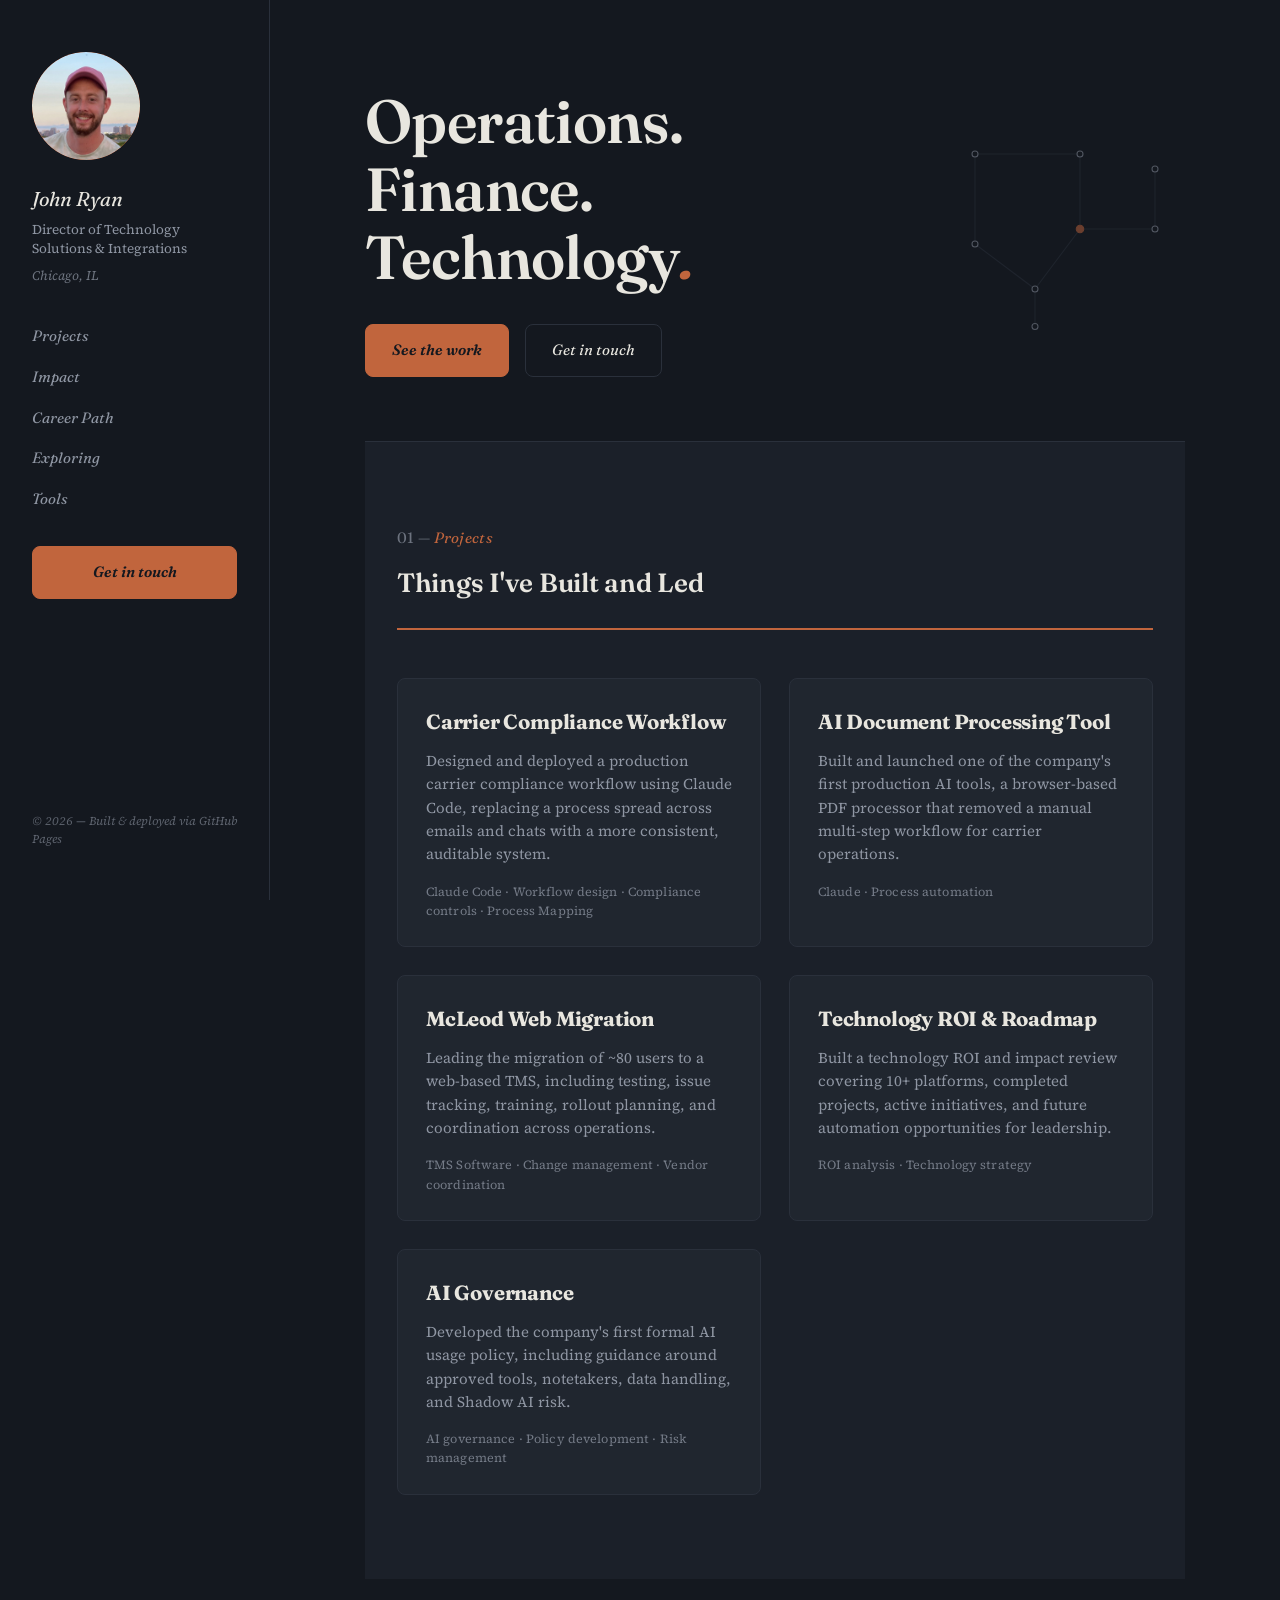
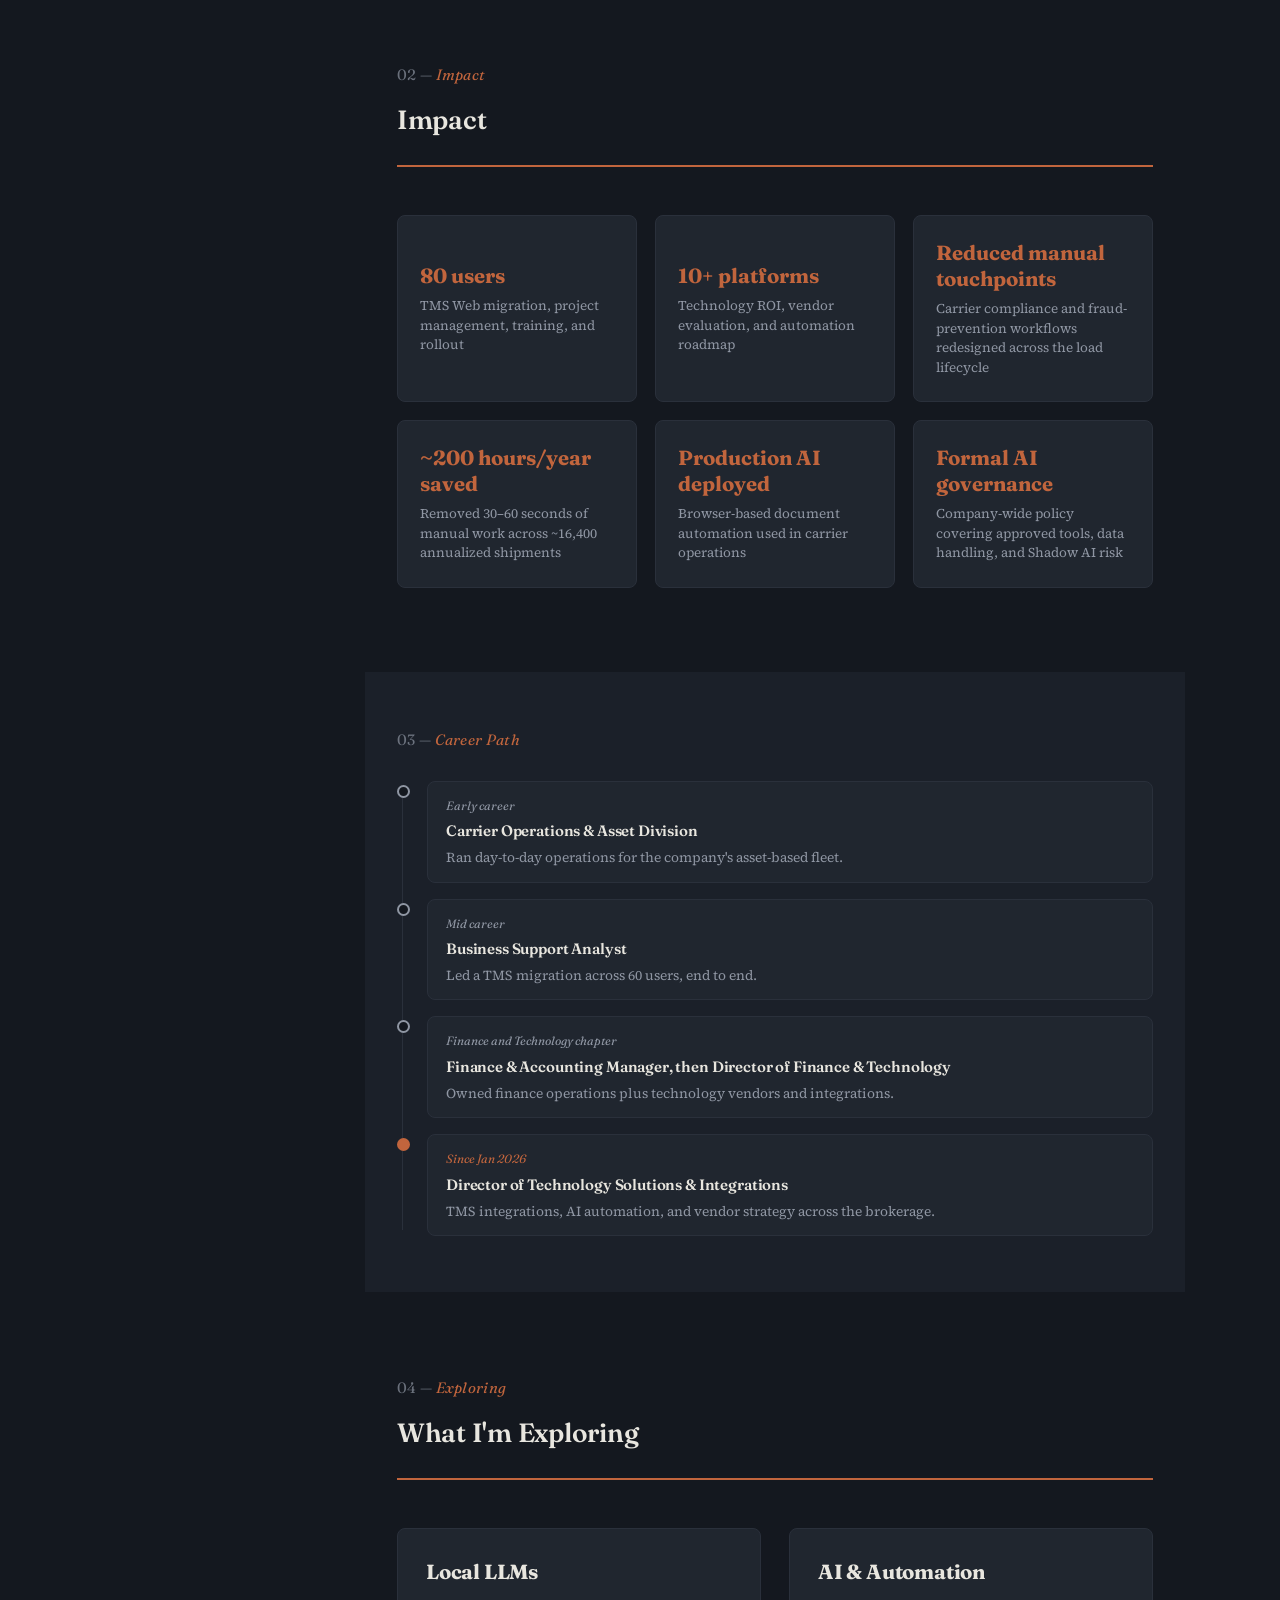
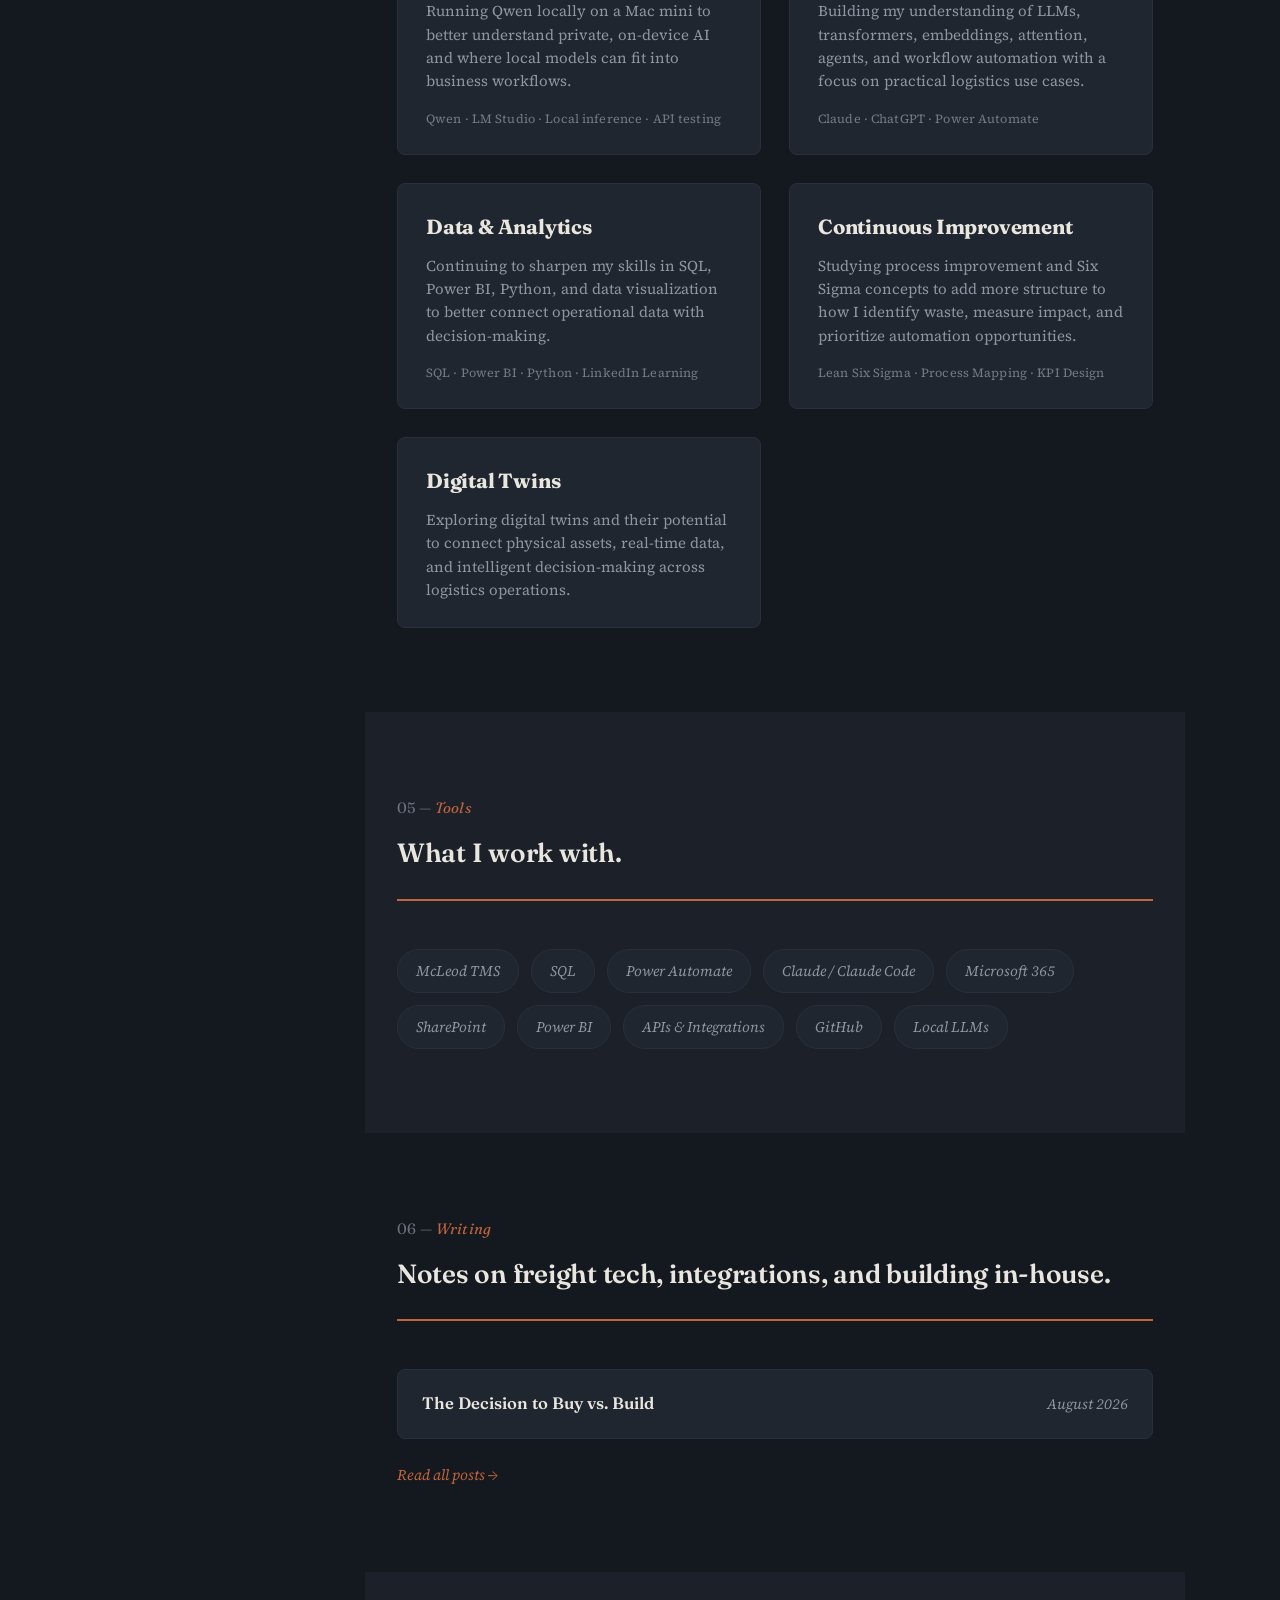
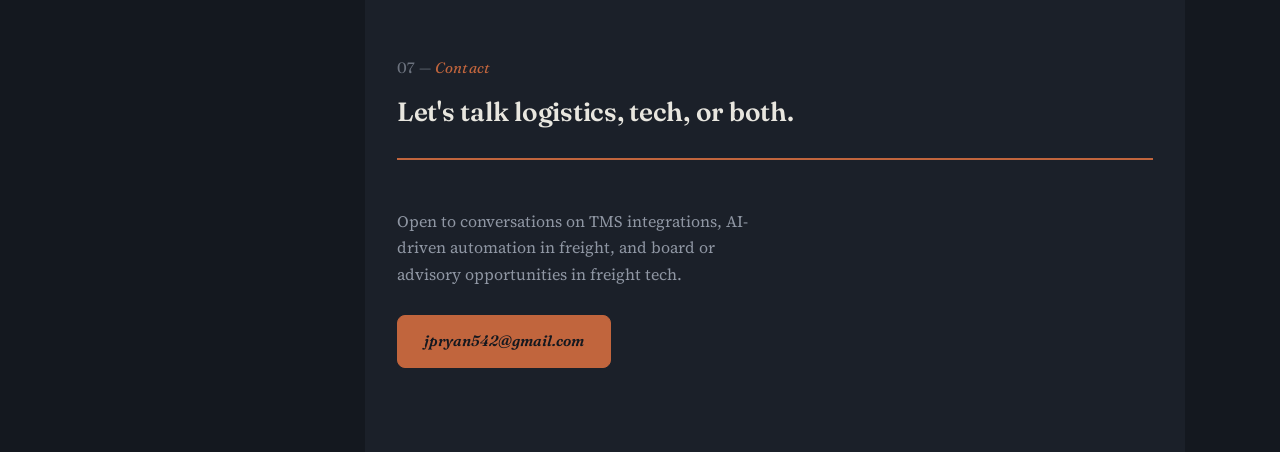
<file: index.html>
<!DOCTYPE html>
<html lang="en">
<head>
<meta charset="UTF-8">
<meta name="viewport" content="width=device-width, initial-scale=1.0">
<title>John — Technology &amp; Integrations</title>
<meta name="description" content="Operator-side builder working at the intersection of logistics, finance, and applied AI.">
<link rel="preconnect" href="https://fonts.googleapis.com">
<link rel="preconnect" href="https://fonts.gstatic.com" crossorigin>
<link href="https://fonts.googleapis.com/css2?family=Fraunces:ital,wght@0,500;0,600;0,700;1,500;1,600&family=Source+Serif+4:ital,wght@0,400;0,600;1,400&display=swap" rel="stylesheet">
<link rel="stylesheet" href="assets/style.css">
</head>
<body>

<aside class="sidebar">
  <div class="sidebar-inner">
    <div class="avatar"><img src="assets/headshot.jpg" alt="John Ryan"></div>
    <div class="side-name">John Ryan</div>
    <div class="side-role">Director of Technology Solutions &amp; Integrations</div>
    <div class="side-loc">Chicago, IL</div>

    <nav class="side-nav">
      <a href="#projects">Projects</a>
      <a href="#impact">Impact</a>
      <a href="#career">Career Path</a>
      <a href="#exploring">Exploring</a>
      <a href="#tools">Tools</a>
    </nav>

    <a class="btn primary side-cta" href="mailto:jpryan542@gmail.com">Get in touch</a>

    <div class="side-footer">© 2026 — Built &amp; deployed via GitHub Pages</div>
  </div>
</aside>

<main class="content">
  <section class="hero wrap">
    <div class="hero-inner">
      <div class="hero-text">
        <h1>Operations. Finance. Technology<span class="accent">.</span></h1>
        <div class="hero-actions">
          <a class="btn primary" href="#projects">See the work</a>
          <a class="btn ghost" href="#contact">Get in touch</a>
        </div>
      </div>
      <div class="hero-visual" aria-hidden="true">
        <svg viewBox="0 0 320 320" fill="none" xmlns="http://www.w3.org/2000/svg">
          <line x1="40" y1="60" x2="180" y2="60" class="hv-line"/>
          <line x1="180" y1="60" x2="180" y2="160" class="hv-line"/>
          <line x1="180" y1="160" x2="280" y2="160" class="hv-line"/>
          <line x1="180" y1="160" x2="120" y2="240" class="hv-line"/>
          <line x1="120" y1="240" x2="120" y2="290" class="hv-line"/>
          <line x1="40" y1="60" x2="40" y2="180" class="hv-line"/>
          <line x1="40" y1="180" x2="120" y2="240" class="hv-line"/>
          <line x1="280" y1="160" x2="280" y2="80" class="hv-line"/>
          <circle cx="40" cy="60" r="4" class="hv-node"/>
          <circle cx="180" cy="60" r="4" class="hv-node"/>
          <circle cx="180" cy="160" r="5" class="hv-node hv-node-accent"/>
          <circle cx="280" cy="160" r="4" class="hv-node"/>
          <circle cx="120" cy="240" r="4" class="hv-node"/>
          <circle cx="120" cy="290" r="4" class="hv-node"/>
          <circle cx="40" cy="180" r="4" class="hv-node"/>
          <circle cx="280" cy="80" r="4" class="hv-node"/>
        </svg>
      </div>
    </div>
  </section>

  <section class="work wrap" id="projects">
    <div class="section-label">Projects</div>
    <h2>Things I've Built and Led</h2>

    <div class="card-grid">
      <article class="work-entry">
        <h3>Carrier Compliance Workflow</h3>
        <p>Designed and deployed a production carrier compliance workflow using Claude Code, replacing a process spread across emails and chats with a more consistent, auditable system.</p>
        <p class="entry-meta">Claude Code · Workflow design · Compliance controls · Process Mapping</p>
      </article>

      <article class="work-entry">
        <h3>AI Document Processing Tool</h3>
        <p>Built and launched one of the company's first production AI tools, a browser-based PDF processor that removed a manual multi-step workflow for carrier operations.</p>
        <p class="entry-meta">Claude · Process automation</p>
      </article>

      <article class="work-entry">
        <h3>McLeod Web Migration</h3>
        <p>Leading the migration of ~80 users to a web-based TMS, including testing, issue tracking, training, rollout planning, and coordination across operations.</p>
        <p class="entry-meta">TMS Software · Change management · Vendor coordination</p>
      </article>

      <article class="work-entry">
        <h3>Technology ROI &amp; Roadmap</h3>
        <p>Built a technology ROI and impact review covering 10+ platforms, completed projects, active initiatives, and future automation opportunities for leadership.</p>
        <p class="entry-meta">ROI analysis · Technology strategy</p>
      </article>

      <article class="work-entry">
        <h3>AI Governance</h3>
        <p>Developed the company's first formal AI usage policy, including guidance around approved tools, notetakers, data handling, and Shadow AI risk.</p>
        <p class="entry-meta">AI governance · Policy development · Risk management</p>
      </article>
    </div>
  </section>

  <section class="work wrap" id="impact">
    <div class="section-label">Impact</div>
    <h2>Impact</h2>

    <div class="impact-grid">
      <div class="impact-card">
        <div class="stat">80 users</div>
        <div class="stat-src">TMS Web migration, project management, training, and rollout</div>
      </div>
      <div class="impact-card">
        <div class="stat">10+ platforms</div>
        <div class="stat-src">Technology ROI, vendor evaluation, and automation roadmap</div>
      </div>
      <div class="impact-card">
        <div class="stat">Reduced manual touchpoints</div>
        <div class="stat-src">Carrier compliance and fraud-prevention workflows redesigned across the load lifecycle</div>
      </div>
      <div class="impact-card">
        <div class="stat">~200 hours/year saved</div>
        <div class="stat-src">Removed 30–60 seconds of manual work across ~16,400 annualized shipments</div>
      </div>
      <div class="impact-card">
        <div class="stat">Production AI deployed</div>
        <div class="stat-src">Browser-based document automation used in carrier operations</div>
      </div>
      <div class="impact-card">
        <div class="stat">Formal AI governance</div>
        <div class="stat-src">Company-wide policy covering approved tools, data handling, and Shadow AI risk</div>
      </div>
    </div>
  </section>

  <section class="route wrap" id="career">
    <div class="section-label">Career Path</div>
    <div class="track">
      <div class="waypoint">
        <div class="waypoint-card">
          <div class="yr">Early career</div>
          <h3>Carrier Operations &amp; Asset Division</h3>
          <p>Ran day-to-day operations for the company's asset-based fleet.</p>
        </div>
      </div>
      <div class="waypoint">
        <div class="waypoint-card">
          <div class="yr">Mid career</div>
          <h3>Business Support Analyst</h3>
          <p>Led a TMS migration across 60 users, end to end.</p>
        </div>
      </div>
      <div class="waypoint">
        <div class="waypoint-card">
          <div class="yr">Finance and Technology chapter</div>
          <h3>Finance &amp; Accounting Manager, then Director of Finance &amp; Technology</h3>
          <p>Owned finance operations plus technology vendors and integrations.</p>
        </div>
      </div>
      <div class="waypoint current">
        <div class="waypoint-card">
          <div class="yr">Since Jan 2026</div>
          <h3>Director of Technology Solutions &amp; Integrations</h3>
          <p>TMS integrations, AI automation, and vendor strategy across the brokerage.</p>
        </div>
      </div>
    </div>
  </section>

  <section class="work wrap" id="exploring">
    <div class="section-label">Exploring</div>
    <h2>What I'm Exploring</h2>

    <div class="card-grid">
      <article class="work-entry">
        <h3>Local LLMs</h3>
        <p>Running Qwen locally on a Mac mini to better understand private, on-device AI and where local models can fit into business workflows.</p>
        <p class="entry-meta">Qwen · LM Studio · Local inference · API testing</p>
      </article>

      <article class="work-entry">
        <h3>AI &amp; Automation</h3>
        <p>Building my understanding of LLMs, transformers, embeddings, attention, agents, and workflow automation with a focus on practical logistics use cases.</p>
        <p class="entry-meta">Claude · ChatGPT · Power Automate</p>
      </article>

      <article class="work-entry">
        <h3>Data &amp; Analytics</h3>
        <p>Continuing to sharpen my skills in SQL, Power BI, Python, and data visualization to better connect operational data with decision-making.</p>
        <p class="entry-meta">SQL · Power BI · Python · LinkedIn Learning</p>
      </article>

      <article class="work-entry">
        <h3>Continuous Improvement</h3>
        <p>Studying process improvement and Six Sigma concepts to add more structure to how I identify waste, measure impact, and prioritize automation opportunities.</p>
        <p class="entry-meta">Lean Six Sigma · Process Mapping · KPI Design</p>
      </article>

      <article class="work-entry">
        <h3>Digital Twins</h3>
        <p>Exploring digital twins and their potential to connect physical assets, real-time data, and intelligent decision-making across logistics operations.</p>
      </article>
    </div>
  </section>

  <section class="stack wrap" id="tools">
    <div class="section-label">Tools</div>
    <h2>What I work with.</h2>
    <div class="chip-row">
      <span class="chip">McLeod TMS</span>
      <span class="chip">SQL</span>
      <span class="chip">Power Automate</span>
      <span class="chip">Claude / Claude Code</span>
      <span class="chip">Microsoft 365</span>
      <span class="chip">SharePoint</span>
      <span class="chip">Power BI</span>
      <span class="chip">APIs &amp; Integrations</span>
      <span class="chip">GitHub</span>
      <span class="chip">Local LLMs</span>
    </div>
  </section>

  <section class="writing wrap" id="writing">
    <div class="section-label">Writing</div>
    <h2>Notes on freight tech, integrations, and building in-house.</h2>

    <a class="post-row" href="blog/first-post.html">
      <span class="ptitle">The Decision to Buy vs. Build</span>
      <span class="pdate">August 2026</span>
    </a>

    <div class="writing-more">
      <a href="blog/index.html">Read all posts →</a>
    </div>
  </section>

  <section class="contact wrap" id="contact">
    <div class="section-label">Contact</div>
    <h2>Let's talk logistics, tech, or both.</h2>
    <p>Open to conversations on TMS integrations, AI-driven automation in freight, and board or advisory opportunities in freight tech.</p>
    <a class="btn primary" href="mailto:jpryan542@gmail.com">jpryan542@gmail.com</a>
  </section>
</main>

</body>
</html>
</file>
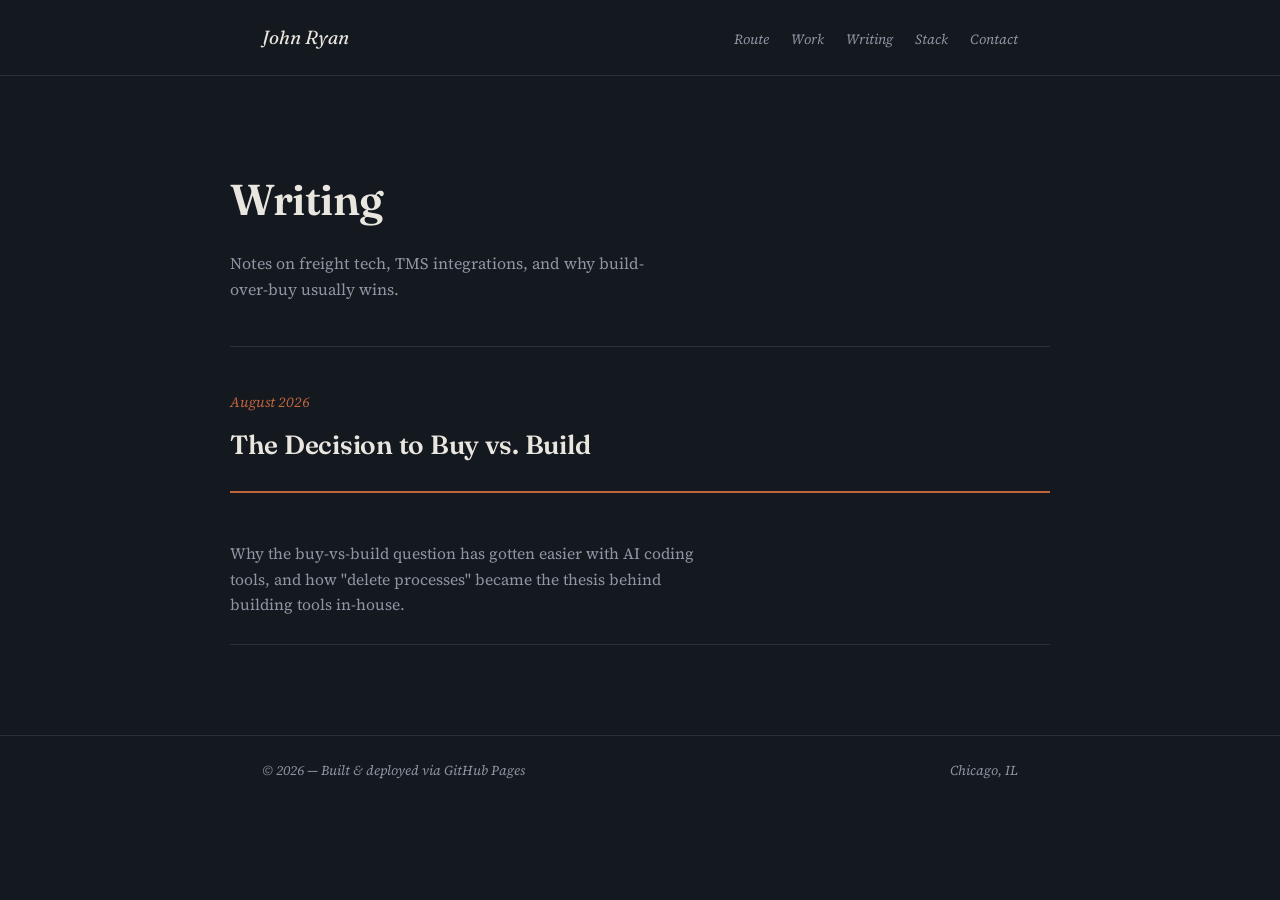
<file: blog/index.html>
<!DOCTYPE html>
<html lang="en">
<head>
<meta charset="UTF-8">
<meta name="viewport" content="width=device-width, initial-scale=1.0">
<title>Writing — John</title>
<link rel="preconnect" href="https://fonts.googleapis.com">
<link rel="preconnect" href="https://fonts.gstatic.com" crossorigin>
<link href="https://fonts.googleapis.com/css2?family=Fraunces:ital,wght@0,500;0,600;0,700;1,500;1,600&family=Source+Serif+4:ital,wght@0,400;0,600;1,400&display=swap" rel="stylesheet">
<link rel="stylesheet" href="../assets/style.css">
</head>
<body>

<header class="site">
  <div class="nav-inner">
    <div class="nav-mark">John Ryan</div>
    <nav class="links">
      <a href="../index.html#route">Route</a>
      <a href="../index.html#work">Work</a>
      <a href="index.html">Writing</a>
      <a href="../index.html#stack">Stack</a>
      <a href="../index.html#contact">Contact</a>
    </nav>
  </div>
</header>

<main>
  <section class="blog-header wrap">
    <h1>Writing</h1>
    <p>Notes on freight tech, TMS integrations, and why build-over-buy usually wins.</p>
  </section>

  <section class="blog-list wrap">

    <!-- ADD NEW POST ENTRIES HERE, MOST RECENT FIRST -->

    <article class="post-entry">
      <a href="first-post.html">
        <span class="pdate">August 2026</span>
        <h2>The Decision to Buy vs. Build</h2>
        <p>Why the buy-vs-build question has gotten easier with AI coding tools, and how "delete processes" became the thesis behind building tools in-house.</p>
      </a>
    </article>

  </section>
</main>

<footer>
  <div class="wrap">
    <span>© 2026 — Built &amp; deployed via GitHub Pages</span>
    <span>Chicago, IL</span>
  </div>
</footer>

</body>
</html>
</file>
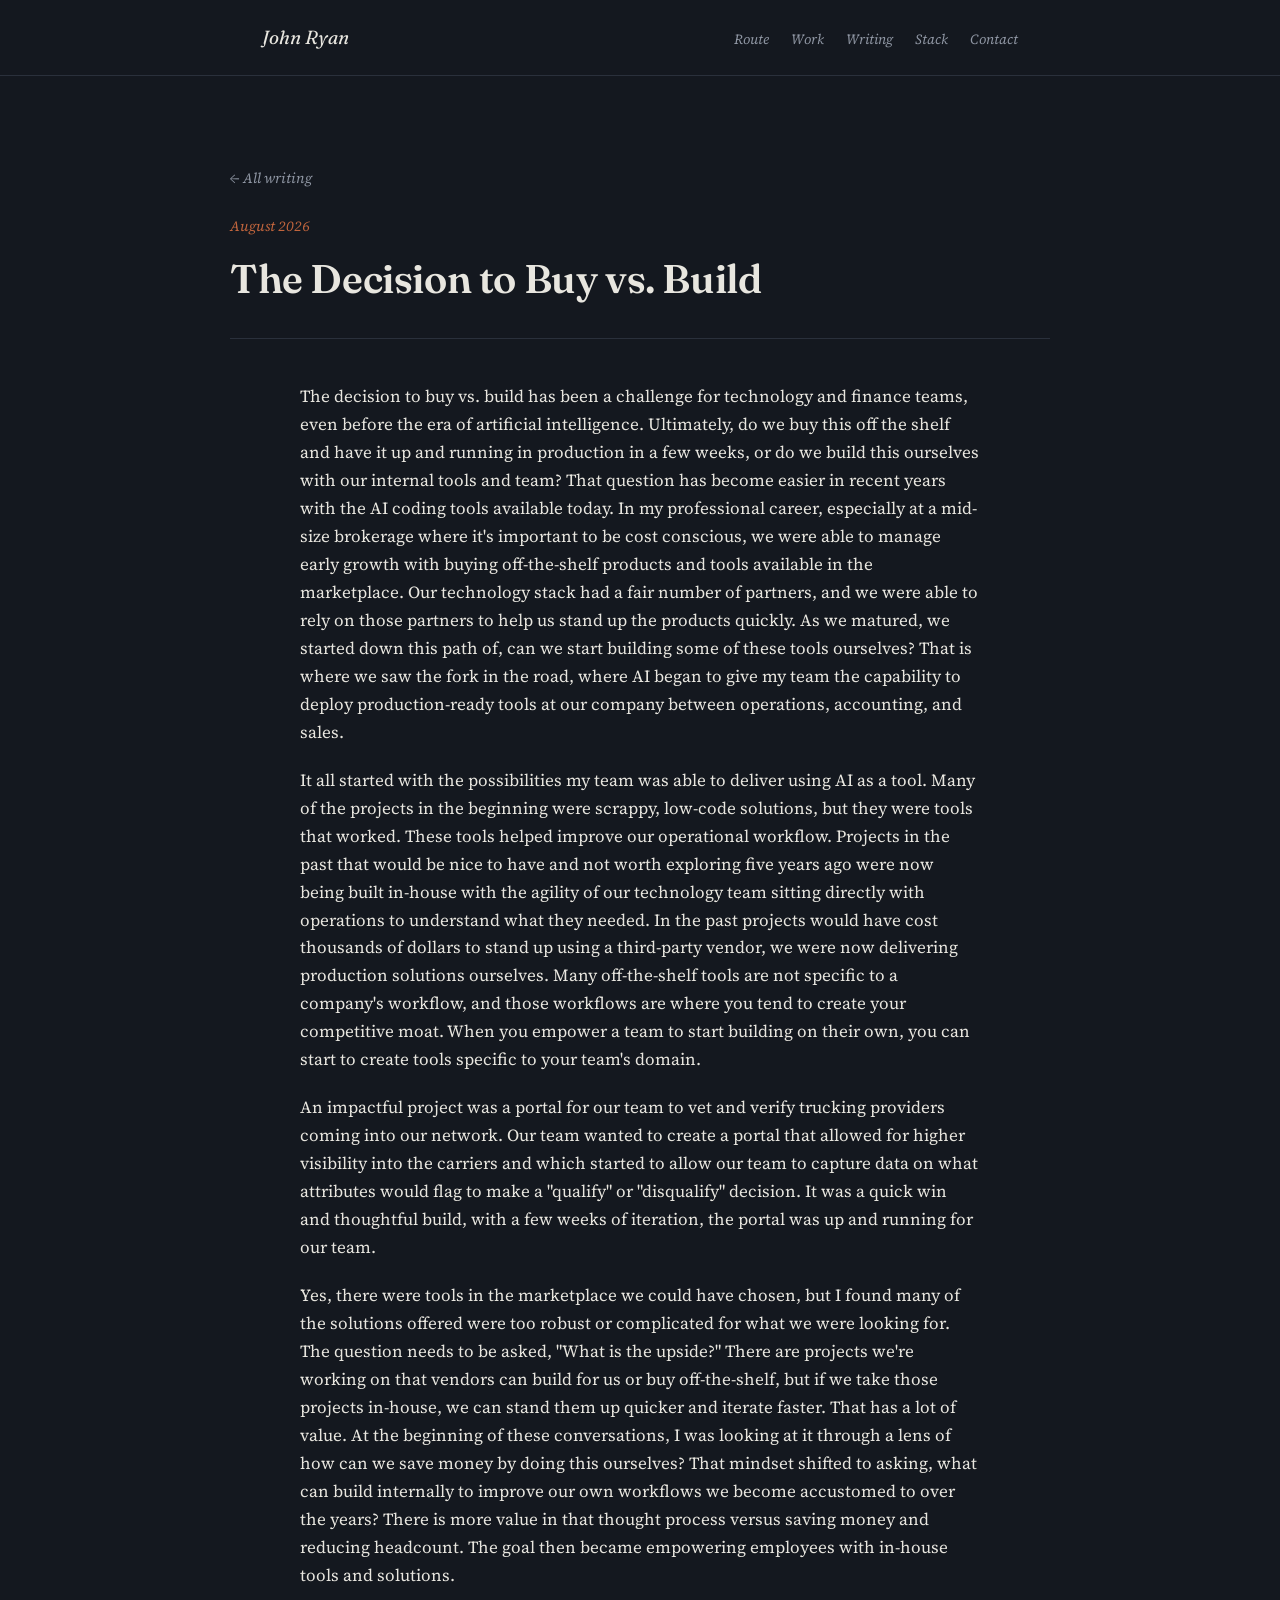
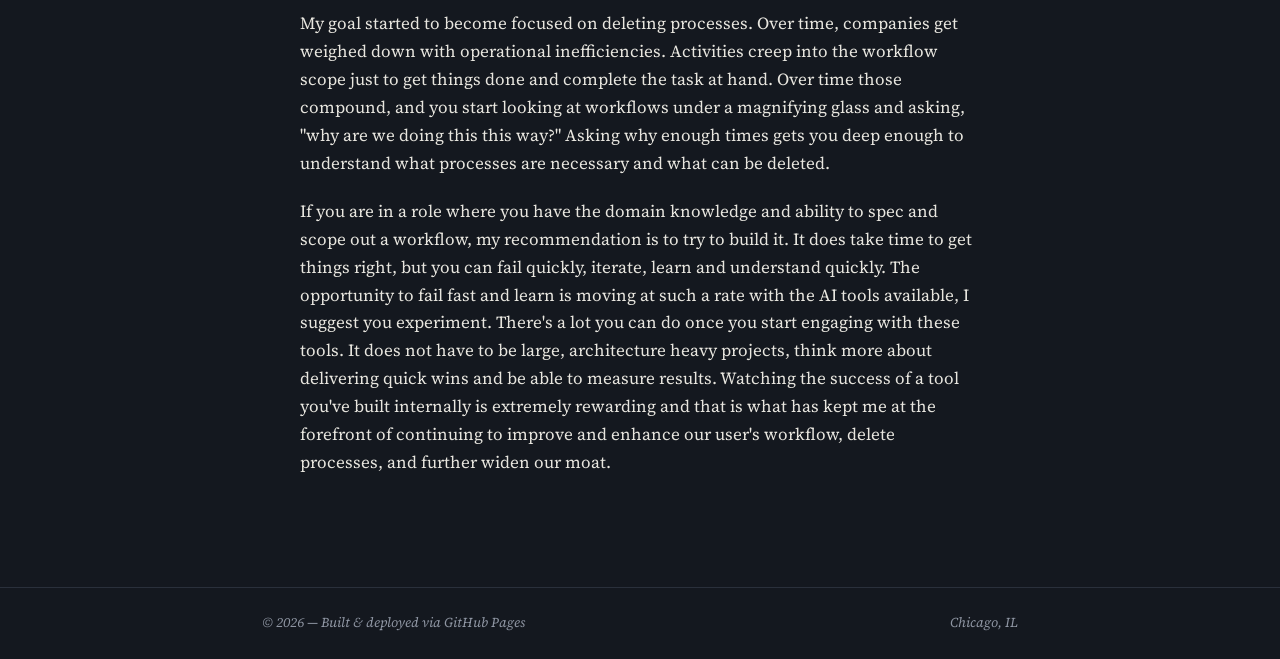
<file: blog/first-post.html>
<!DOCTYPE html>
<html lang="en">
<head>
<meta charset="UTF-8">
<meta name="viewport" content="width=device-width, initial-scale=1.0">
<title>The Decision to Buy vs. Build — John</title>
<link rel="preconnect" href="https://fonts.googleapis.com">
<link rel="preconnect" href="https://fonts.gstatic.com" crossorigin>
<link href="https://fonts.googleapis.com/css2?family=Fraunces:ital,wght@0,500;0,600;0,700;1,500;1,600&family=Source+Serif+4:ital,wght@0,400;0,600;1,400&display=swap" rel="stylesheet">
<link rel="stylesheet" href="../assets/style.css">
</head>
<body>

<header class="site">
  <div class="nav-inner">
    <div class="nav-mark">John Ryan</div>
    <nav class="links">
      <a href="../index.html#route">Route</a>
      <a href="../index.html#work">Work</a>
      <a href="index.html">Writing</a>
      <a href="../index.html#stack">Stack</a>
      <a href="../index.html#contact">Contact</a>
    </nav>
  </div>
</header>

<main>
  <section class="post-header wrap">
    <a class="back-link" href="index.html">← All writing</a>
    <span class="pdate">August 2026</span>
    <h1>The Decision to Buy vs. Build</h1>
  </section>

  <section class="post-body wrap">

    <p>The decision to buy vs. build has been a challenge for technology and finance teams, even before the era of artificial intelligence. Ultimately, do we buy this off the shelf and have it up and running in production in a few weeks, or do we build this ourselves with our internal tools and team? That question has become easier in recent years with the AI coding tools available today. In my professional career, especially at a mid-size brokerage where it's important to be cost conscious, we were able to manage early growth with buying off-the-shelf products and tools available in the marketplace. Our technology stack had a fair number of partners, and we were able to rely on those partners to help us stand up the products quickly. As we matured, we started down this path of, can we start building some of these tools ourselves? That is where we saw the fork in the road, where AI began to give my team the capability to deploy production-ready tools at our company between operations, accounting, and sales.</p>

    <p>It all started with the possibilities my team was able to deliver using AI as a tool. Many of the projects in the beginning were scrappy, low-code solutions, but they were tools that worked. These tools helped improve our operational workflow. Projects in the past that would be nice to have and not worth exploring five years ago were now being built in-house with the agility of our technology team sitting directly with operations to understand what they needed. In the past projects would have cost thousands of dollars to stand up using a third-party vendor, we were now delivering production solutions ourselves. Many off-the-shelf tools are not specific to a company's workflow, and those workflows are where you tend to create your competitive moat. When you empower a team to start building on their own, you can start to create tools specific to your team's domain.</p>

    <p>An impactful project was a portal for our team to vet and verify trucking providers coming into our network. Our team wanted to create a portal that allowed for higher visibility into the carriers and which started to allow our team to capture data on what attributes would flag to make a "qualify" or "disqualify" decision. It was a quick win and thoughtful build, with a few weeks of iteration, the portal was up and running for our team.</p>

    <p>Yes, there were tools in the marketplace we could have chosen, but I found many of the solutions offered were too robust or complicated for what we were looking for. The question needs to be asked, "What is the upside?" There are projects we're working on that vendors can build for us or buy off-the-shelf, but if we take those projects in-house, we can stand them up quicker and iterate faster. That has a lot of value. At the beginning of these conversations, I was looking at it through a lens of how can we save money by doing this ourselves? That mindset shifted to asking, what can build internally to improve our own workflows we become accustomed to over the years? There is more value in that thought process versus saving money and reducing headcount. The goal then became empowering employees with in-house tools and solutions.</p>

    <p>My goal started to become focused on deleting processes. Over time, companies get weighed down with operational inefficiencies. Activities creep into the workflow scope just to get things done and complete the task at hand. Over time those compound, and you start looking at workflows under a magnifying glass and asking, "why are we doing this this way?" Asking why enough times gets you deep enough to understand what processes are necessary and what can be deleted.</p>

    <p>If you are in a role where you have the domain knowledge and ability to spec and scope out a workflow, my recommendation is to try to build it. It does take time to get things right, but you can fail quickly, iterate, learn and understand quickly. The opportunity to fail fast and learn is moving at such a rate with the AI tools available, I suggest you experiment. There's a lot you can do once you start engaging with these tools. It does not have to be large, architecture heavy projects, think more about delivering quick wins and be able to measure results. Watching the success of a tool you've built internally is extremely rewarding and that is what has kept me at the forefront of continuing to improve and enhance our user's workflow, delete processes, and further widen our moat.</p>

  </section>
</main>

<footer>
  <div class="wrap">
    <span>© 2026 — Built &amp; deployed via GitHub Pages</span>
    <span>Chicago, IL</span>
  </div>
</footer>

</body>
</html>
</file>
<file: assets/style.css>
:root{
    --bg:#14181F;
    --bg-alt:#1B2029;
    --card:#20262F;
    --text:#E8E6DF;
    --muted:#8F96A3;
    --accent:#C1653D;
    --line:#2A303B;
    --radius:8px;
  }
  *{box-sizing:border-box; margin:0; padding:0;}
  html{scroll-behavior:smooth;}
  body{
    background:var(--bg);
    color:var(--text);
    font-family:'Source Serif 4', Georgia, serif;
    line-height:1.65;
    -webkit-font-smoothing:antialiased;
  }
  h1,h2,h3{
    font-family:'Fraunces', Georgia, serif;
    font-weight:600;
    letter-spacing:-0.01em;
  }
  em, .kicker, .byline{
    font-style:italic;
  }
  a{color:inherit;}
  .wrap{
    max-width:820px;
    margin:0 auto;
    padding:0 32px;
  }

  /* ---- Nav / masthead (blog pages) ---- */
  header.site{
    border-bottom:1px solid var(--line);
  }
  .nav-inner{
    max-width:820px; margin:0 auto; padding:22px 32px;
    display:flex; justify-content:space-between; align-items:baseline;
    flex-wrap:wrap; gap:10px;
  }
  .nav-mark{
    font-family:'Fraunces', Georgia, serif;
    font-style:italic;
    font-size:19px;
    color:var(--text);
  }
  .nav-mark strong{color:var(--accent); font-weight:500; font-style:normal;}
  nav.links{display:flex; gap:22px;}
  nav.links a{
    font-size:14px; color:var(--muted); text-decoration:none;
    font-style:italic;
    transition:color 0.15s ease;
  }
  nav.links a:hover{color:var(--accent);}

  /* ---- Sidebar layout ---- */
  .sidebar{
    position:fixed;
    top:0; left:0; bottom:0;
    width:270px;
    border-right:1px solid var(--line);
    overflow-y:auto;
  }
  .sidebar-inner{
    padding:52px 32px;
    display:flex;
    flex-direction:column;
    min-height:100%;
  }
  .avatar{
    width:108px; height:108px;
    border-radius:50%;
    background:var(--accent);
    color:#14181F;
    display:flex; align-items:center; justify-content:center;
    font-family:'Fraunces', Georgia, serif;
    font-weight:600; font-size:20px;
    margin-bottom:22px;
    overflow:hidden;
  }
  .avatar img{width:100%; height:100%; object-fit:cover; border-radius:50%;}
  .side-name{
    font-family:'Fraunces', Georgia, serif;
    font-style:italic;
    font-size:20px;
    margin-bottom:6px;
  }
  .side-role{
    font-size:13.5px; color:var(--muted);
    line-height:1.4;
    margin-bottom:6px;
  }
  .side-loc{
    font-size:13px; color:var(--muted); opacity:0.75;
    font-style:italic;
    margin-bottom:38px;
  }
  .side-nav{
    display:flex; flex-direction:column; gap:16px;
    margin-bottom:34px;
  }
  .side-nav a{
    font-family:'Fraunces', Georgia, serif;
    font-style:italic;
    font-size:15px;
    color:var(--muted);
    text-decoration:none;
    transition:color 0.15s ease;
  }
  .side-nav a:hover{color:var(--accent);}
  .side-cta{
    width:100%;
    justify-content:center;
    margin-bottom:auto;
  }
  .side-footer{
    font-size:12px; color:var(--muted); opacity:0.6;
    font-style:italic;
    margin-top:40px;
    line-height:1.5;
  }

  .content{
    margin-left:270px;
  }

  @media (max-width:900px){
    .sidebar{
      position:static;
      width:auto;
      border-right:none;
      border-bottom:1px solid var(--line);
    }
    .sidebar-inner{
      padding:36px 28px;
      min-height:0;
    }
    .side-nav{
      flex-direction:row;
      flex-wrap:wrap;
      gap:16px 20px;
      margin-bottom:24px;
    }
    .side-cta{width:auto; display:inline-flex;}
    .content{margin-left:0;}
  }

  /* ---- Section separation: folio numbers + alternating tint ---- */
  main.content{counter-reset:sec;}
  main.content > section:not(.hero){
    counter-increment:sec;
    padding-top:84px;
    padding-bottom:84px;
  }
  main.content > section:not(.hero):nth-of-type(even){
    background:var(--bg-alt);
  }
  section:not(.hero) .section-label::before{
    content:counter(sec, decimal-leading-zero) "  —  ";
    color:var(--muted);
    font-style:normal;
    opacity:0.7;
  }
  .section-label{
    font-size:14px;
    letter-spacing:0.02em;
    margin-bottom:14px;
  }

  .hero{
    padding:88px 0 64px;
    border-bottom:1px solid var(--line);
  }
  .hero-inner{
    display:flex;
    align-items:center;
    justify-content:space-between;
    gap:40px;
  }
  .hero-text{flex:1 1 auto;}
  .hero h1{
    font-size:clamp(2.4rem, 6vw, 3.8rem);
    line-height:1.12;
    max-width:16ch;
    margin-bottom:32px;
  }
  .hero h1 .accent{color:var(--accent); font-style:italic;}
  .hero-visual{
    flex:0 0 240px;
    width:240px;
    opacity:0.5;
  }
  .hero-visual svg{width:100%; height:auto;}
  .hv-line{stroke:var(--line); stroke-width:1.4;}
  .hv-node{fill:var(--bg); stroke:var(--muted); stroke-width:1.4;}
  .hv-node-accent{fill:var(--accent); stroke:var(--accent);}
  @media (max-width:900px){
    .hero-visual{display:none;}
  }
  .doc-ref{
    font-family:'Fraunces', Georgia, serif;
    font-style:italic;
    font-size:15px;
    color:var(--muted);
    margin-bottom:22px;
  }
  .hero p.lede{
    font-size:1.14rem;
    color:var(--muted);
    max-width:56ch;
    margin-bottom:32px;
  }
  .hero-actions{display:flex; gap:16px; flex-wrap:wrap;}
  .btn{
    display:inline-flex; align-items:center; gap:8px;
    padding:13px 26px;
    border-radius:var(--radius);
    font-family:'Fraunces', Georgia, serif;
    font-size:15px; font-style:italic;
    text-decoration:none;
    border:1px solid var(--line);
    transition:border-color 0.15s ease, background 0.15s ease, color 0.15s ease;
  }
  .btn.primary{
    background:var(--accent); color:#14181F; border-color:var(--accent);
    font-weight:600;
  }
  .btn.primary:hover{background:#D07850;}
  .btn.ghost:hover{border-color:var(--accent); color:var(--accent);}
  .btn:focus-visible{outline:2px solid var(--accent); outline-offset:2px;}

  /* ---- Section kickers (shared) ---- */
  .section-label{
    font-family:'Fraunces', Georgia, serif;
    font-style:italic;
    font-size:15px;
    color:var(--accent); margin-bottom:10px;
  }
  section:not(.hero) h2{
    font-size:1.65rem;
    margin-bottom:48px;
    font-weight:600;
    padding-bottom:24px;
    border-bottom:2px solid var(--accent);
  }

  /* ---- Cards (Projects / Exploring entries) ---- */
  .card-grid{
    display:grid;
    grid-template-columns:1fr 1fr;
    gap:28px;
  }
  .work-entry{
    background:var(--card);
    border:1px solid var(--line);
    border-radius:var(--radius);
    padding:26px 28px;
  }
  .work-entry h3{font-size:1.28rem; margin-bottom:10px; font-weight:700; letter-spacing:-0.01em;}
  .work-entry p{color:var(--muted); font-size:0.94rem; line-height:1.55;}
  .work-entry .entry-meta{
    margin-top:16px;
    font-style:normal;
    font-size:0.78rem; color:var(--muted); opacity:0.75;
    letter-spacing:0.01em;
  }
  @media (max-width:900px){
    .card-grid{grid-template-columns:1fr;}
  }

  /* ---- Impact strip ---- */
  .impact-grid{
    display:grid;
    grid-template-columns:repeat(3, 1fr);
    gap:18px;
  }
  .impact-card{
    background:var(--card);
    border:1px solid var(--line);
    border-radius:var(--radius);
    padding:24px 22px;
    min-height:128px;
    display:flex;
    flex-direction:column;
    justify-content:center;
  }
  .impact-card .stat{
    font-family:'Fraunces', Georgia, serif;
    font-style:normal;
    font-weight:700;
    font-size:1.28rem;
    color:var(--accent);
    margin-bottom:8px;
    line-height:1.25;
  }
  .impact-card .stat-src{
    font-size:0.84rem;
    color:var(--muted);
    line-height:1.45;
  }
  @media (max-width:900px){
    .impact-grid{grid-template-columns:1fr;}
  }

  /* ---- Career Path — compact timeline, reduced visual weight ---- */
  section.route{padding-top:56px !important; padding-bottom:56px !important;}
  .track{
    position:relative;
    padding-left:30px;
    margin-top:28px;
  }
  .track::before{
    content:"";
    position:absolute;
    left:5px; top:6px; bottom:6px;
    width:1px;
    background:var(--line);
  }
  .waypoint{
    position:relative;
    padding-bottom:16px;
  }
  .waypoint:last-child{padding-bottom:0;}
  .waypoint::before{
    content:"";
    position:absolute;
    left:-30px; top:4px;
    width:9px; height:9px;
    border-radius:50%;
    background:var(--bg);
    border:2px solid var(--muted);
  }
  .waypoint.current::before{
    background:var(--accent);
    border-color:var(--accent);
  }
  .waypoint-card{
    background:var(--card);
    border:1px solid var(--line);
    border-radius:var(--radius);
    padding:14px 18px;
  }
  .waypoint .yr{
    font-family:'Fraunces', Georgia, serif;
    font-style:italic;
    font-size:12px; color:var(--muted); margin-bottom:4px;
  }
  .waypoint.current .yr{color:var(--accent);}
  .waypoint h3{font-size:0.94rem; font-weight:600; margin-bottom:4px;}
  .waypoint p{color:var(--muted); font-size:0.86rem; line-height:1.4;}

  /* ---- Writing (homepage preview) ---- */
  .post-row{
    display:flex; justify-content:space-between; align-items:baseline;
    gap:20px; padding:20px 24px;
    background:var(--card);
    border:1px solid var(--line);
    border-radius:var(--radius);
    text-decoration:none;
    transition:border-color 0.15s ease;
  }
  .post-row:hover{border-color:var(--accent);}
  .post-row .ptitle{font-size:1.04rem; font-weight:600; color:var(--text); font-family:'Fraunces', Georgia, serif;}
  .post-row .pdate{
    font-style:italic;
    font-size:0.92rem; color:var(--muted); white-space:nowrap;
  }
  .writing-more{margin-top:22px;}
  .writing-more a{
    font-size:15px; color:var(--accent); text-decoration:none; font-style:italic;
  }
  .writing-more a:hover{text-decoration:underline;}

  /* ---- Tools — chips instead of flowing line ---- */
  .chip-row{
    display:flex; flex-wrap:wrap; gap:12px;
  }
  .chip{
    display:inline-flex;
    padding:9px 18px;
    background:var(--card);
    border:1px solid var(--line);
    border-radius:999px;
    font-style:italic;
    font-size:0.92rem;
    color:var(--muted);
  }

  /* ---- Contact ---- */
  section.contact p{color:var(--muted); max-width:48ch; margin-bottom:28px;}

  footer{
    border-top:1px solid var(--line);
    padding:24px 0;
  }
  footer .wrap{
    display:flex; justify-content:space-between; align-items:center;
    font-style:italic;
    font-size:0.85rem; color:var(--muted);
    flex-wrap:wrap; gap:10px;
  }

  @media (prefers-reduced-motion: reduce){
    html{scroll-behavior:auto;}
  }

  @media (max-width:640px){
    nav.links{display:none;}
    .hero{padding:70px 0 50px;}
    main.content > section:not(.hero){padding-top:64px; padding-bottom:64px;}
  }

  /* ---- Blog index page ---- */
  .blog-header{padding:88px 0 44px; border-bottom:1px solid var(--line);}
  .blog-header h1{font-size:clamp(2rem, 4.5vw, 2.7rem); margin-bottom:14px; font-weight:600;}
  .blog-header p{color:var(--muted); max-width:52ch;}
  .blog-list{padding:44px 0 90px;}
  .post-entry{
    padding:26px 0;
    border-bottom:1px solid var(--line);
  }
  .post-entry:first-child{padding-top:0;}
  .post-entry .pdate{
    font-style:italic;
    font-size:0.9rem; color:var(--accent); margin-bottom:8px; display:block;
  }
  .post-entry h2{font-size:1.28rem; margin-bottom:8px; font-weight:600; border-bottom:none; padding-bottom:0;}
  .post-entry a{text-decoration:none;}
  .post-entry a:hover h2{color:var(--accent);}
  .post-entry p{color:var(--muted); font-size:0.98rem; max-width:60ch;}

  /* ---- Individual post page ---- */
  .post-header{padding:88px 0 36px; border-bottom:1px solid var(--line);}
  .back-link{
    font-style:italic;
    font-size:0.9rem; color:var(--muted); text-decoration:none;
    display:inline-block; margin-bottom:24px;
  }
  .back-link:hover{color:var(--accent);}
  .post-header .pdate{
    font-style:italic;
    font-size:0.9rem; color:var(--accent); margin-bottom:16px; display:block;
  }
  .post-header h1{font-size:clamp(1.8rem, 4.5vw, 2.5rem); line-height:1.18; max-width:20ch; font-weight:600;}
  .post-body{padding:44px 0 90px; max-width:680px;}
  .post-body p{margin-bottom:20px; font-size:1.06rem;}
  .post-body h2{font-size:1.32rem; margin:36px 0 14px; font-weight:600; border-bottom:none; padding-bottom:0;}
  .post-body h3{font-size:1.12rem; margin:28px 0 12px; font-weight:600;}
  .post-body ul, .post-body ol{margin:0 0 20px 22px;}
  .post-body li{margin-bottom:8px;}
  .post-body a{color:var(--accent); text-decoration:underline;}
  .post-body code{
    font-family:'IBM Plex Mono', monospace;
    font-size:0.88em;
    background:rgba(193,101,61,0.12);
    padding:2px 6px; border-radius:3px;
  }
  .post-body blockquote{
    border-left:2px solid var(--accent);
    padding-left:18px; margin:26px 0;
    font-style:italic;
    color:var(--muted);
    font-size:1.08rem;
  }
</file>
